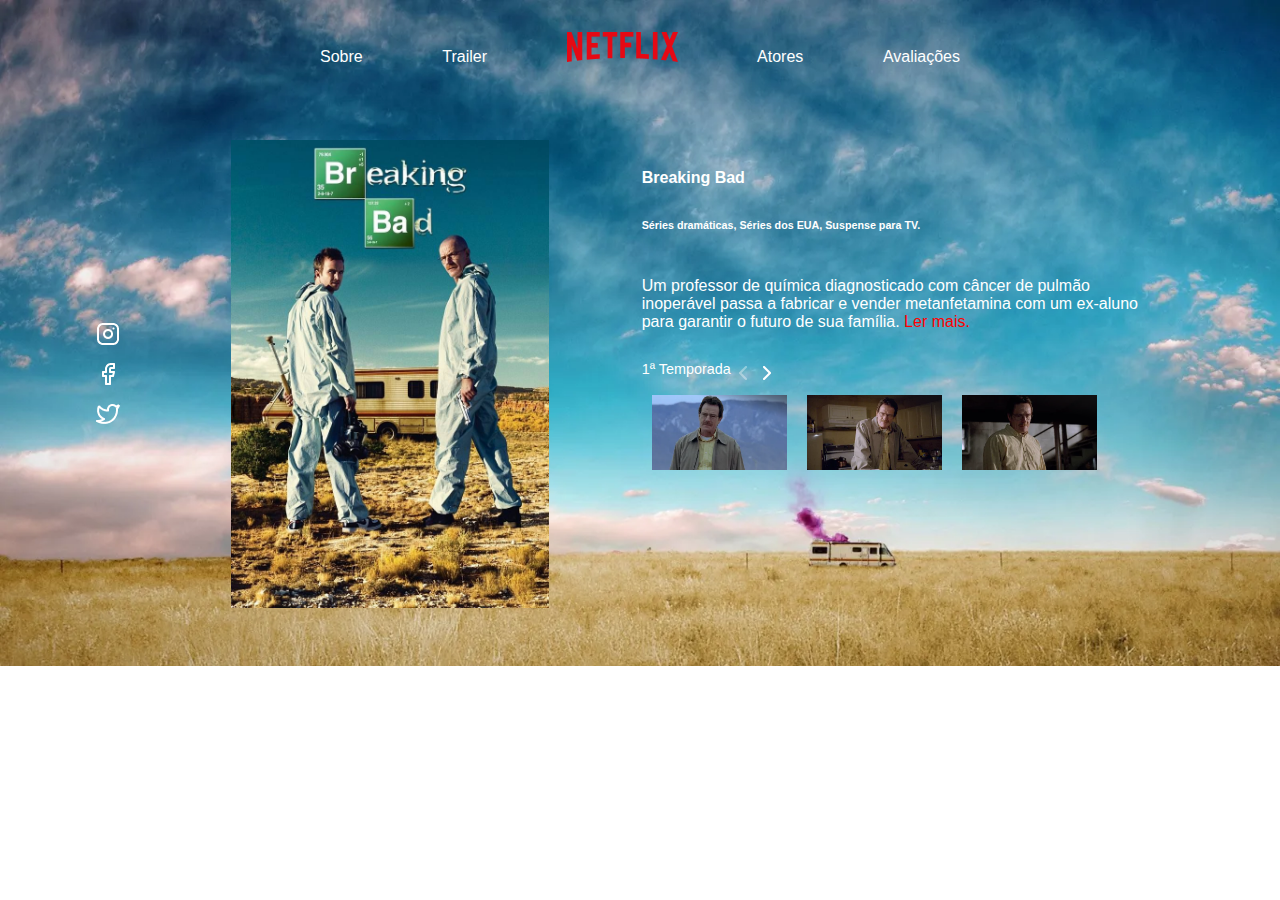
<file: index.html>
<!DOCTYPE html>
<html lang="pt-BR">

<head>
    <title>Netflix Clone</title>
    <link rel="stylesheet" type="text/css" href="./styles.css">
    <link rel="icon" href="images/netflix-favicon.png" type="icon">
</head>

<body>
    <div class="container">
        <div class="menu">
            <ul>
                <li class="menu-item">Sobre</li>
                <li class="menu-item">Trailer</li>
                <li>
                    <img id="logo-netflix" alt="Netflix" src="./images/netflix-logo.png">
                </li>
                <li class="menu-item">Atores</li>
                <li class="menu-item">Avaliações</li>
            </ul>
        </div>
        <div class="main">
            <div class="info">
                <h4 class="titulo">Breaking Bad</h1></br>
                    <h6 class="genero m-t-14">Séries dramáticas, Séries dos EUA, Suspense para TV.</h6></br>
                    <span class="descricao m-t-28">Um professor de química diagnosticado com câncer de pulmão inoperável passa a fabricar e vender 
                        metanfetamina com um ex-aluno para garantir o futuro de sua família. <span class="ler-mais" id="ler-mais">Ler mais.</span></span>

                    <div class="carrossel m-t-56">
                        <p>1ª Temporada</p>
                        <img src="./images/chevron-left.png">
                        <img src="./images/chevron-right.png">
                    </div>

                    <div id="container-eps">
                        
                    </div>
            </div>
            <img class="poster" alt="Poster-BreakingBad" src="./images/breakingbadposter4.jpg">
            <div class="redes">
                <img id="logo-ig" alt="Instagram" src="./images/instagram.png">
                <img id="logo-fb" alt="Facebook" src="./images/facebook.png">
                <img id="logo-tt" alt="Twitter" src="./images/twitter.png">
            </div>
        </div>

    </div>
    <script src="script.js"></script>
</body>

</html>
</file>
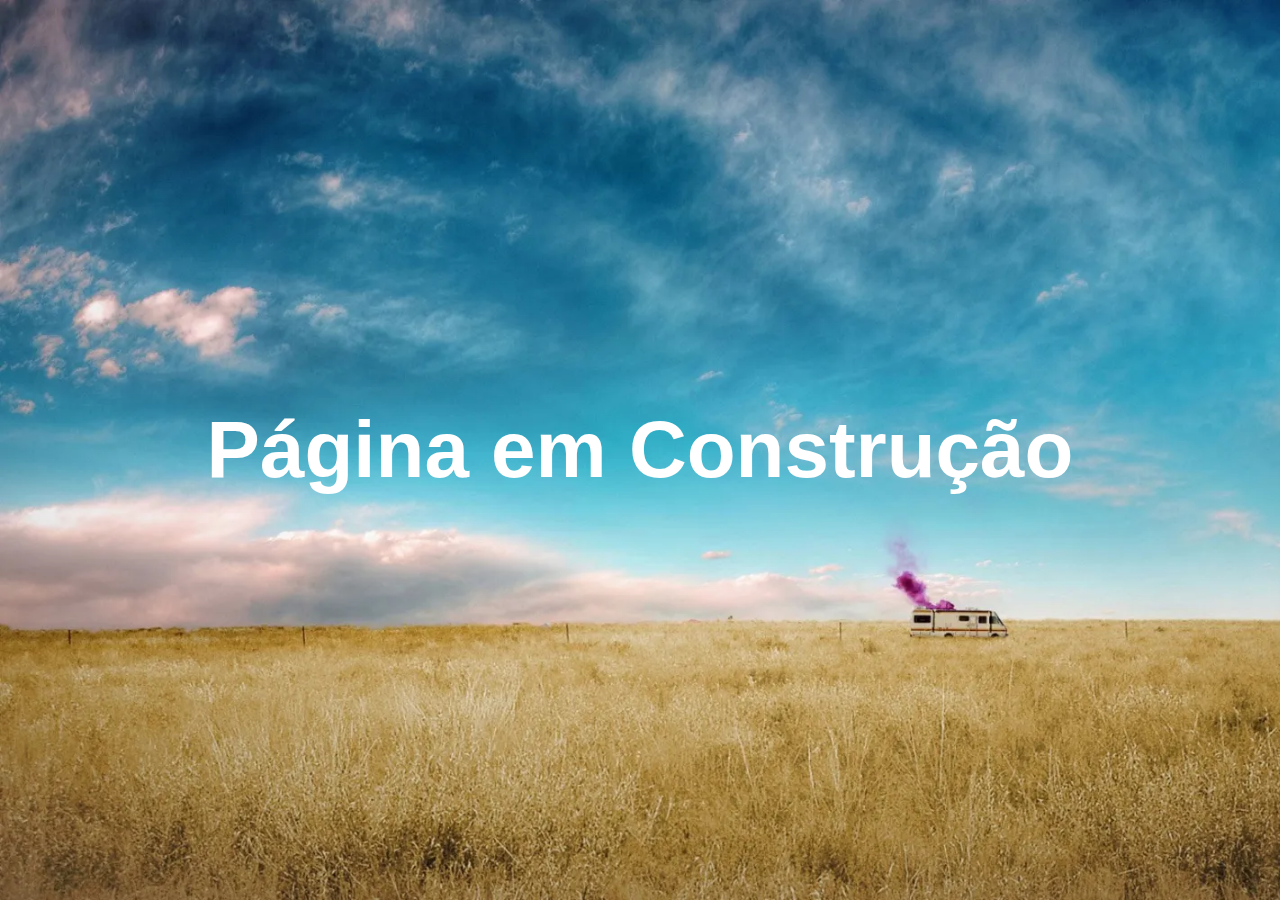
<file: emconstrucao.html>
<!DOCTYPE html>
<html lang="pt-BR">
<head>
    <meta charset="UTF-8">
    <meta name="viewport" content="width=device-width, initial-scale=1.0">
    <title>Página em Construção</title>
    <style>
        body {
            display: flex;
            justify-content: center;
            align-items: center;
            height: 100vh;
            margin: 0;
            font-family: Arial, sans-serif;
            color: white;
            background-image: url(./images/breakingbadvan.jpg);
            background-size: cover;
        }

        h1 {
            font-size: 80px;
            text-align: center;
        }
    </style>
</head>
<body>
    <h1>Página em Construção</h1>
</body>
</html>
</file>
<file: styles.css>
*{
    margin: 0;
    padding: 0;
    box-sizing: border-box;
    color: white;
    font-family: 'Inter', sans-serif;
}

html, body {
    height: 100%;
    overflow: hidden;
}

.container {
    display: flex;
    flex-direction: column;
    background-color: black;
    background-image: url(./images/breakingbadvan.jpg) ;
    background-size: cover;
}

.menu ul {
    display: flex;
    flex-direction: row;
    list-style-type: none;
    padding: 2em 25vw 1em 25vw;
    justify-content: space-between;
    align-items: flex-end;
}

ul li {
    cursor: pointer;
}

.main {
    display: flex;
    flex-direction: row-reverse;
    padding: 2em;
    justify-content: space-around;
    align-items: center;
}

.info {
    display: flex;
    flex-direction: column;
    width: 500px;
    margin-bottom: 100px;
    margin-right: 60px;
    font-weight: lighter;
}

.ler-mais {
    color: red;
    cursor: pointer;
}

.carrossel {
    display: flex;
    flex-direction: row;
    font-size: 90%;
}

.poster {
    width: 318.45px;
    height: 468.05px;
}

.redes {
    display: flex;
    flex-direction: column;
    padding: 200px 10px;
    justify-content: center;
    align-items: center;
}

.redes img {
    cursor: pointer;
    margin: 8px;
}

#container-eps {
    display: flex;
    flex-direction: row;

}

#container-eps img {
    margin: 10px;
    width: 135px;
    height: 75px;
    display: block;
}

.m-t-14 {
    margin-top: 14px;
}

.m-t-28 {
    margin-top: 28px;
}

.m-t-56 {
    margin-top: 30px;
}
</file>
